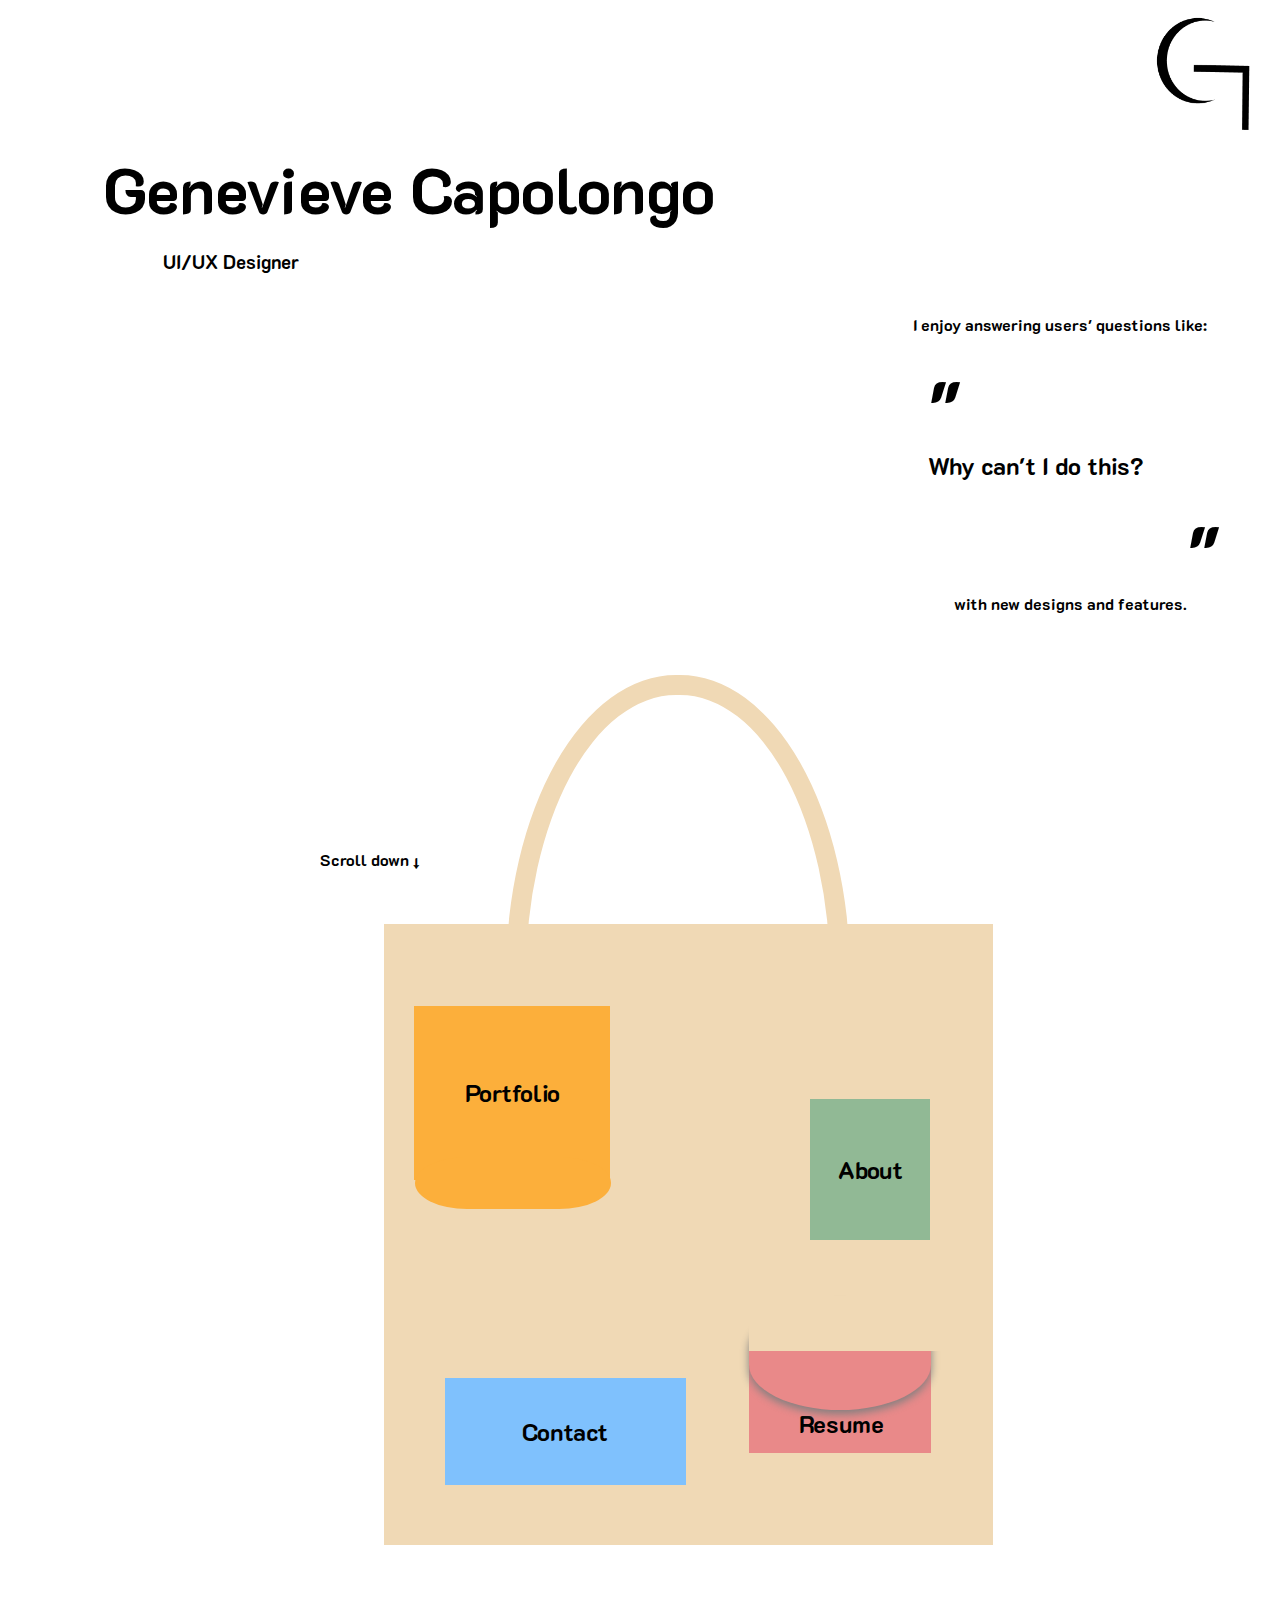
<file: index.html>
<!DOCTYPE html>
<html>
<head>
    <title>Genevieve UX Portfolio</title>
    <link href="styles/style.css" rel="stylesheet" type="text/css">
    <link rel="preconnect" href="https://fonts.googleapis.com">
    <link rel="preconnect" href="https://fonts.gstatic.com" crossorigin>
    <link href="https://fonts.googleapis.com/css2?family=K2D:wght@100&family=Raleway:wght@100&display=swap" rel="stylesheet">
</head>
<body id="all">
    <img src="images/Logo.png" width="113" height="131">
    <br>
    <div id="header">
        <h1 id="name">Genevieve Capolongo</h1>
        <br>
        <h3 id="title">UI/UX Designer</h3>
    </div>
    <section id="quote">
        <h4 id="beginning">I enjoy answering users' questions like: </h4>
        <h1 class="quotation">"</h1>
        <h2 id="why">Why can't I do this?</h2>
        <h1 class="quotation" id="qRight">"</h1>
        <br>
        <h4 id="end">with new designs and features.</h4>
    </section>
    <h4 id="scroll">Scroll down &#8595;</h4>
    <section id="tote">
        <div id="handle"></div>
        <div id="body">
            <a href="portfolio.html">
                <div id="pPocket">
                    <h2 id="pPocket1">Portfolio</h2>
                    <div id="pPocket2"></div>
                </div>
            </a>
            <a href="about.html">
                <h2 id="aPocket">About</h2>
            </a>
            <a href="contact.html">
                <h2 id="cPocket">Contact</h2>
            </a>
            <a href="resume.html">
                <div id="rPocket">
                    <div id="rPocket1"></div>
                    <h2 id="rPocket2">Resume</h2>
                    <div id="rPocket4"></div>
                    <div id="rPocket3"></div>
                </div>
            </a>
        </div>
    </section>
    <script src="https://ajax.googleapis.com/ajax/libs/jquery/3.4.1/jquery.min.js"></script>
    <script src="js/index.js"></script>
</body>
</html>
</file>
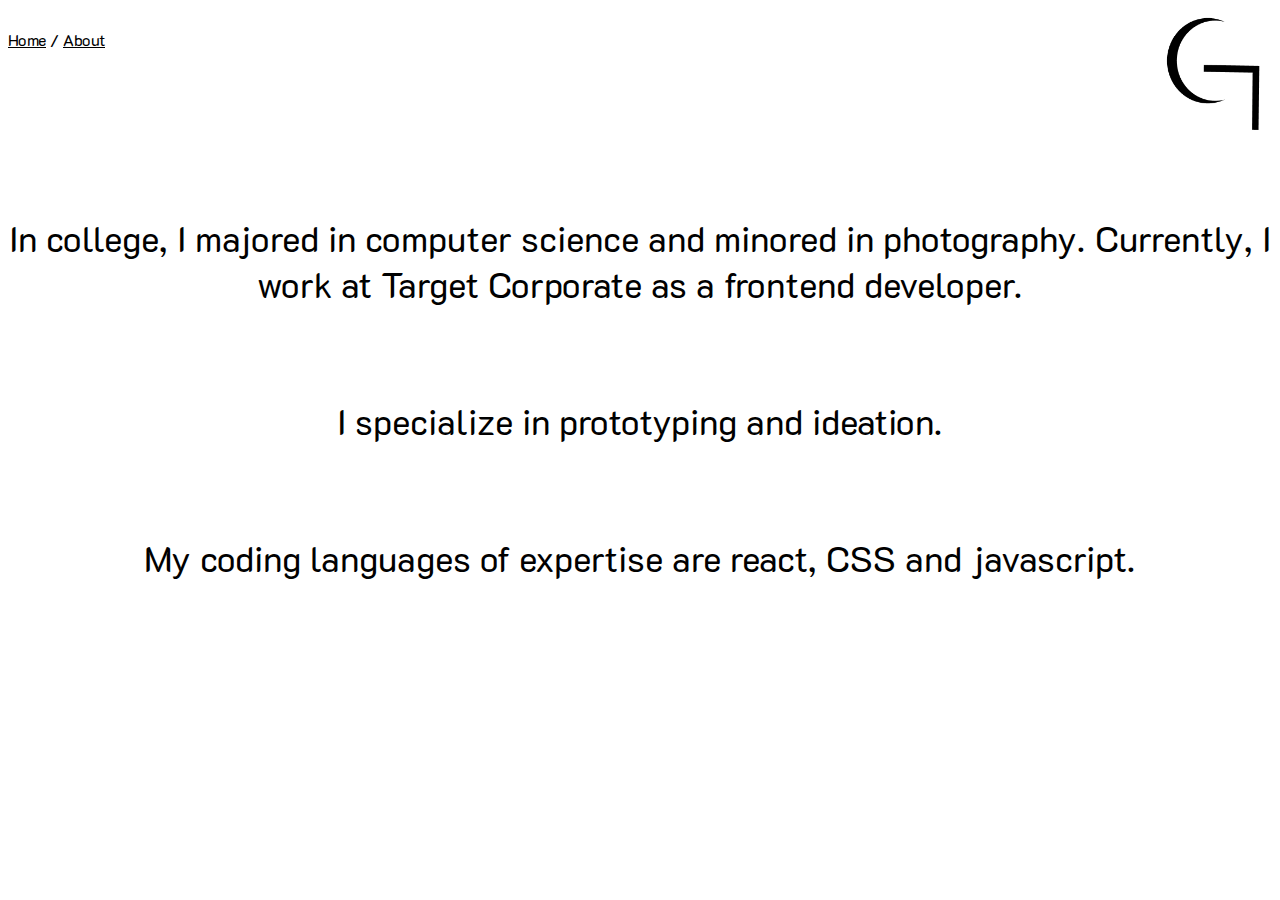
<file: about.html>
<!DOCTYPE html>
<html>
    <head>
        <title>Genevieve UX Portfolio</title>
        <link href="styles/about.css" rel="stylesheet" type="text/css">
        <link rel="preconnect" href="https://fonts.googleapis.com">
        <link rel="preconnect" href="https://fonts.gstatic.com" crossorigin>
        <link href="https://fonts.googleapis.com/css2?family=K2D:wght@100&family=Raleway:wght@100&display=swap" rel="stylesheet">
    </head>
    <body id="all">
        <a href="index.html">
            <img id="logo" src="images/Logo.png" width="113" height="131">
        </a>
        <br>
        <div>
            <a href="index.html">Home</a>
            /
            <a href="about.html">About</a>
        </div>
        <p class="para">
            In college, I majored in computer science and minored in photography. Currently, I work at Target Corporate as a frontend developer.
        </p>
        <br>
        <p>I specialize in prototyping and ideation.</p>
        <br>
        <p>My coding languages of expertise are react, CSS and javascript.</p>
    </body>
</html>
</file>
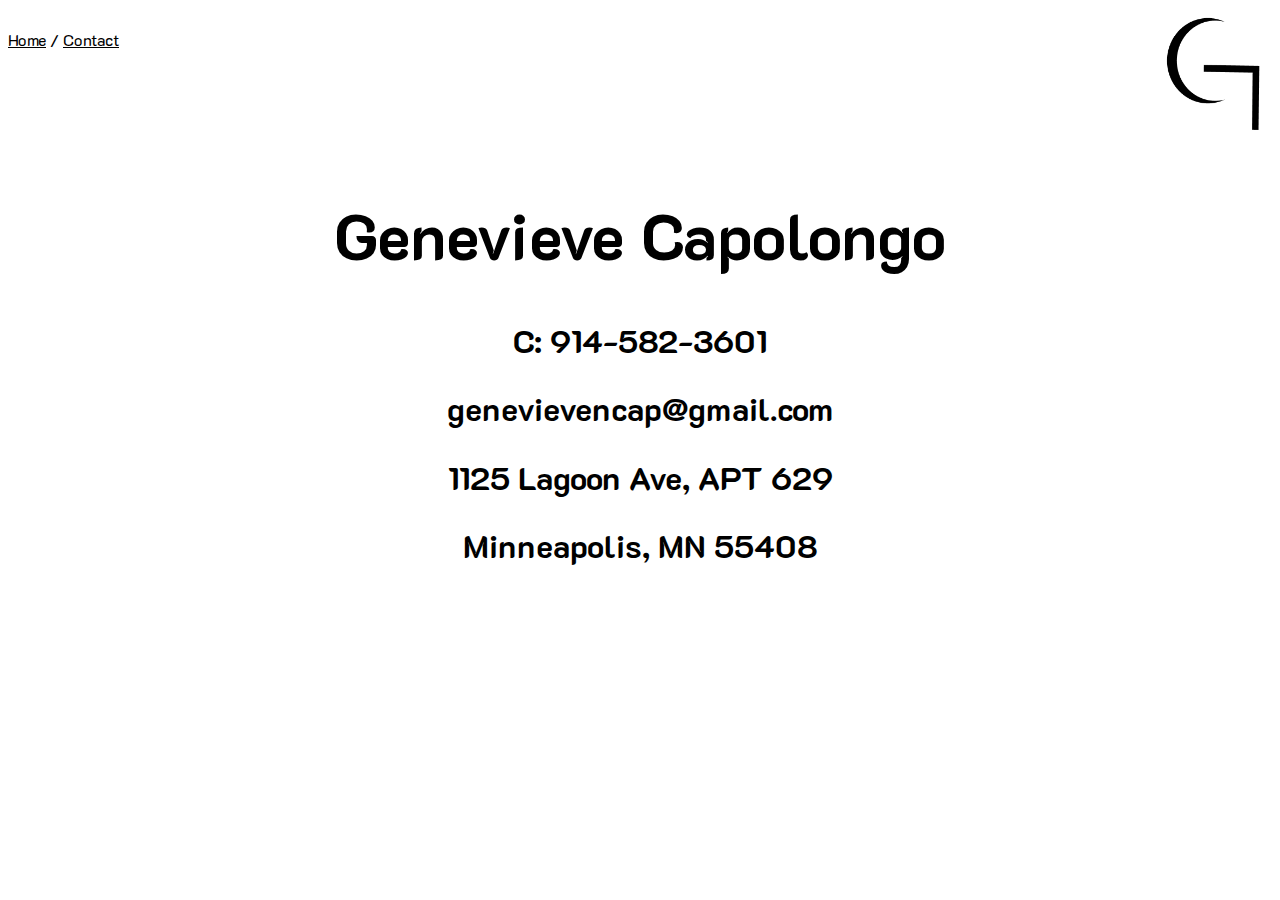
<file: contact.html>
<!DOCTYPE html>
<html>
    <head>
        <title>Genevieve UX Portfolio</title>
        <link href="styles/contact.css" rel="stylesheet" type="text/css">
        <link rel="preconnect" href="https://fonts.googleapis.com">
        <link rel="preconnect" href="https://fonts.gstatic.com" crossorigin>
        <link href="https://fonts.googleapis.com/css2?family=K2D:wght@100&family=Raleway:wght@100&display=swap" rel="stylesheet">
    </head>
    <body id="all">
        <a href="index.html">
            <img id="logo" src="images/Logo.png" width="113" height="131">
        </a>
        <br>
        <div>
            <a href="index.html">Home</a>
            /
            <a href="contact.html">Contact</a>
        </div>
        <h1 class="title">Genevieve Capolongo</h1>
        <h2 class="contact">C: 914-582-3601</h2>
        <h2 class="contact">genevievencap@gmail.com</h2>
        <h2 class="contact">1125 Lagoon Ave, APT 629</h2>
        <h2 class="contact">Minneapolis, MN 55408</h2>
    </body>
</html>
</file>
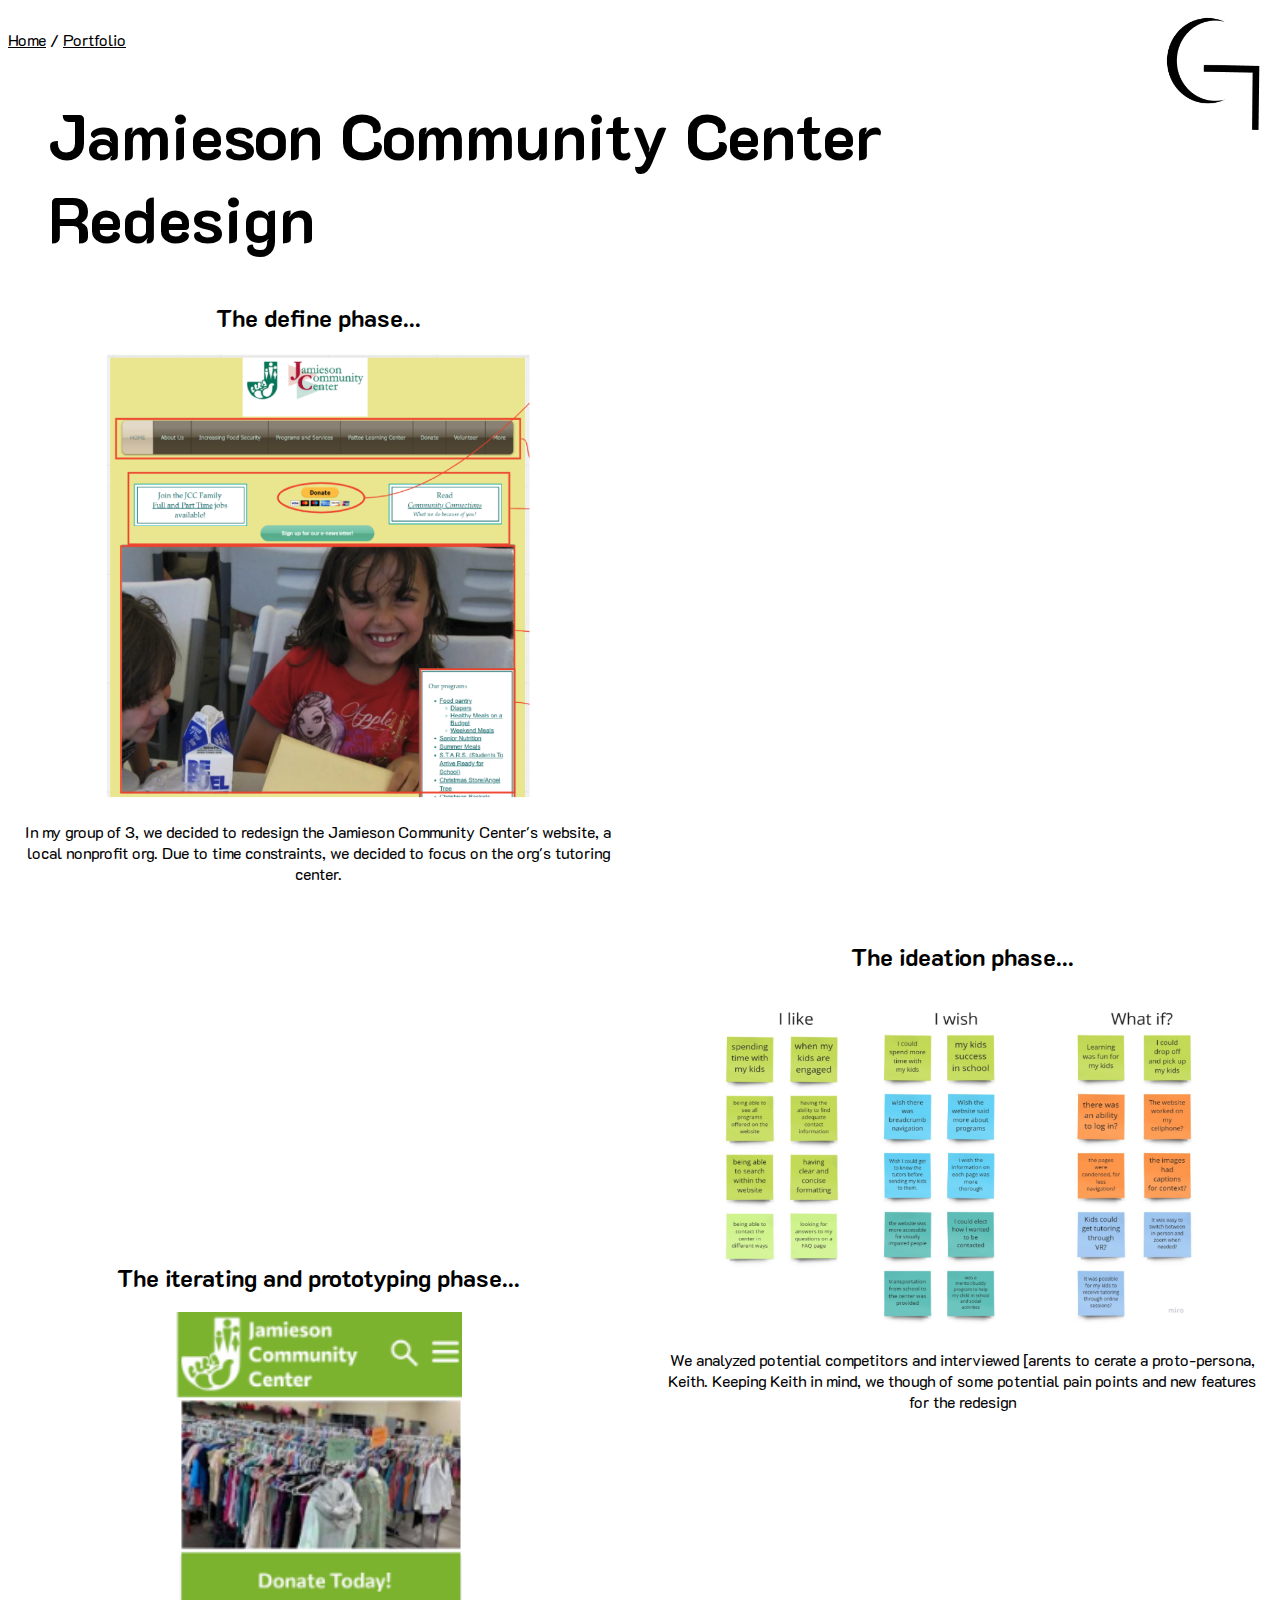
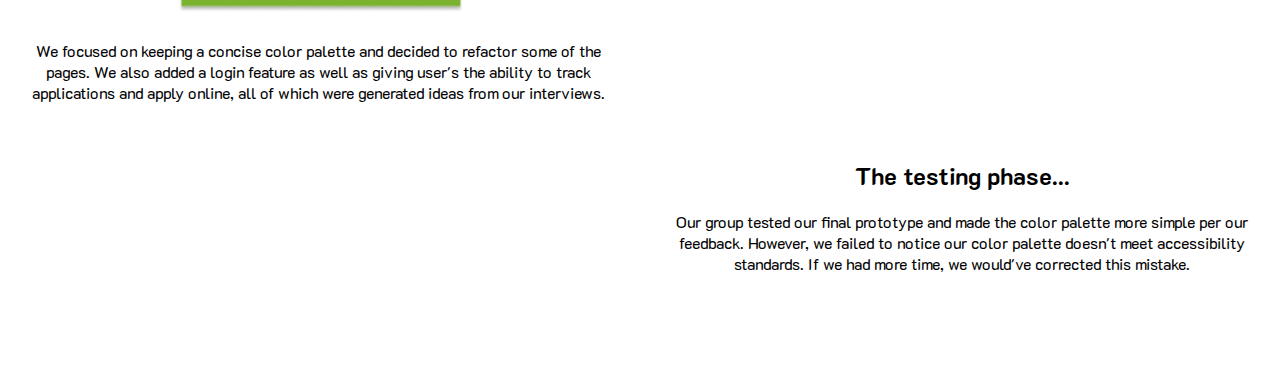
<file: portfolio.html>
<!DOCTYPE html>
<html>
    <head>
        <title>Genevieve UX Portfolio</title>
        <link href="styles/portfolio.css" rel="stylesheet" type="text/css">
        <link rel="preconnect" href="https://fonts.googleapis.com">
        <link rel="preconnect" href="https://fonts.gstatic.com" crossorigin>
        <link href="https://fonts.googleapis.com/css2?family=K2D:wght@100&family=Raleway:wght@100&display=swap" rel="stylesheet">
    </head>
    <body id="all">
        <a href="index.html">
            <img id="logo" src="images/Logo.png" width="113" height="131">
        </a>
        <br>
        <div>
            <a href="index.html">Home</a>
            /
            <a href="portfolio.html">Portfolio</a>
        </div>
        <h1>Jamieson Community Center Redesign</h1>
        <section class="leftSection">
            <h2>The define phase...</h2>
            <img id="org" src="images/Orginal.png">
            <p>In my group of 3, we decided to redesign the Jamieson Community Center's website, a local nonprofit org. Due to time constraints, we decided to focus on the org's tutoring center.</p>
        </section>

        <br>
        <section class="rightSection">
            <h2>The ideation phase...</h2>
            <img id="idea" src="images/ideation.png">
            <p>We analyzed potential competitors and interviewed [arents to cerate a proto-persona, Keith. Keeping Keith in mind, we though of some potential pain points and new features for the redesign</p>
        </section>

        <br>
        <section id="extra">
            <h2>The iterating and prototyping phase...</h2>
            <img id="final" src="images/JCC.png">
            <p>We focused on keeping a concise color palette and decided to refactor some of the pages. We also added a login feature as well as giving user's the ability to track applications and apply online, all of which were generated ideas from our interviews.</p>
        </section>

        <br>
        <section class="rightSection">
            <h2>The testing phase...</h2>
            <p>Our group tested our final prototype and made the color palette more simple per our feedback. However, we failed to notice our color palette doesn't meet accessibility standards. If we had more time, we would've corrected this mistake.</p>
        </section>
    </body>
</html>
</file>
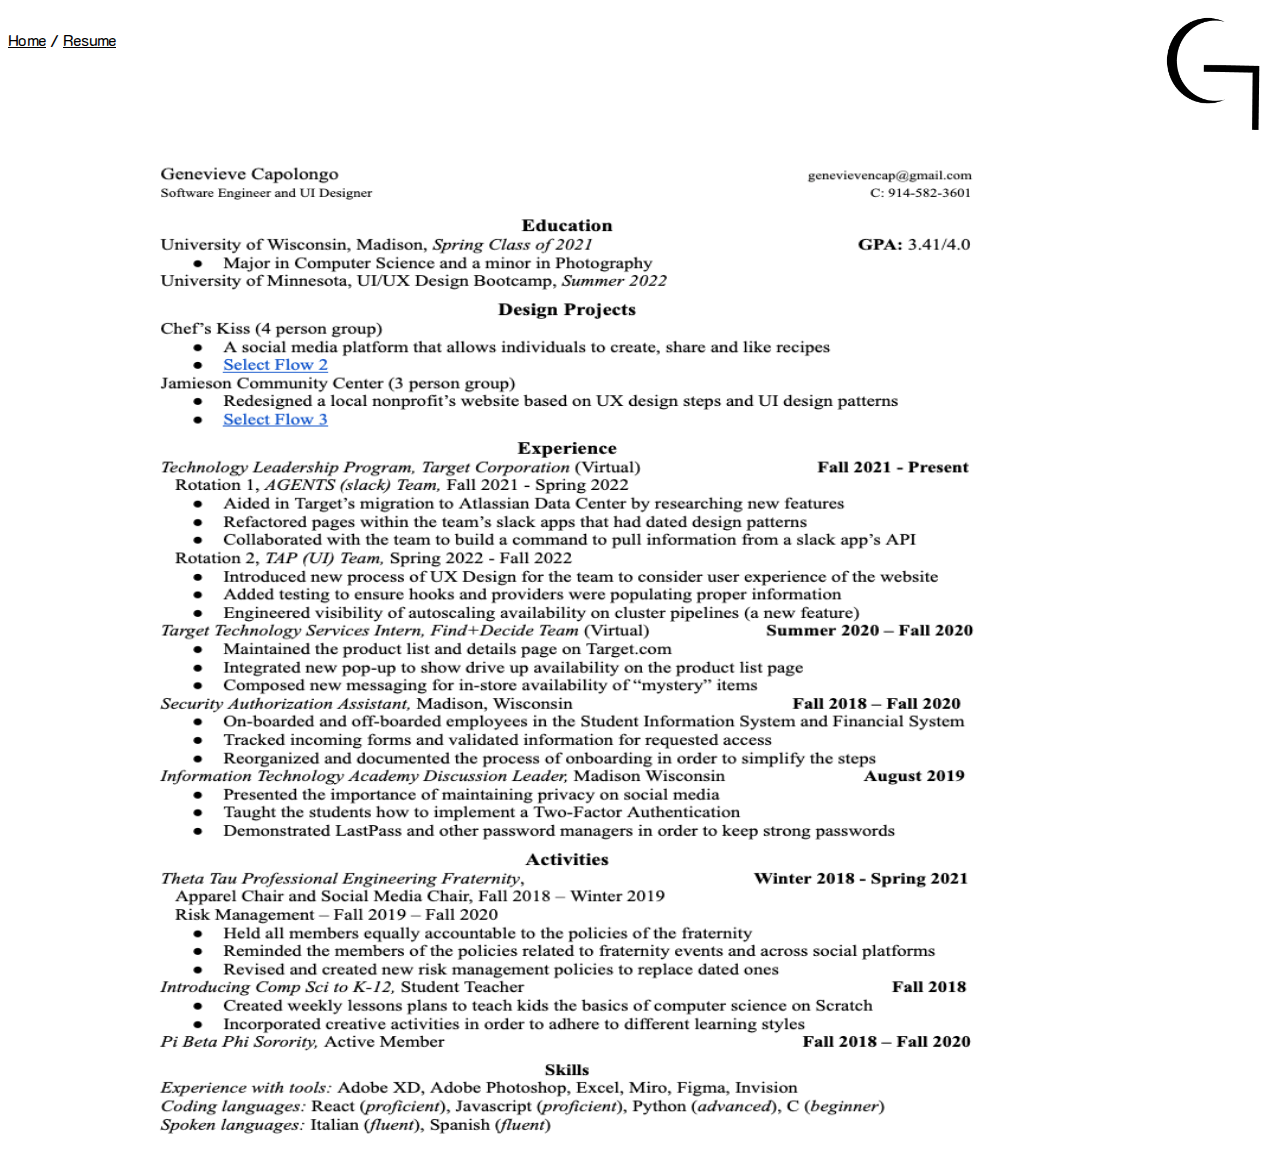
<file: resume.html>
<!DOCTYPE html>
<html>
    <head>
        <title>Genevieve UX Portfolio</title>
        <link href="styles/resume.css" rel="stylesheet" type="text/css">
        <link rel="preconnect" href="https://fonts.googleapis.com">
        <link rel="preconnect" href="https://fonts.gstatic.com" crossorigin>
        <link href="https://fonts.googleapis.com/css2?family=K2D:wght@100&family=Raleway:wght@100&display=swap" rel="stylesheet">
    </head>
    <body id="all">
        <a href="index.html">
            <img id="logo" src="images/Logo.png" width="113" height="131">
        </a>
        <br>
        <div>
            <a href="index.html">Home</a>
            /
            <a href="resume.html">Resume</a>
        </div>
        <img id="resume" src="images/resume.png" width="875" height="1013">
        <a href="https://docs.google.com/document/d/1i65l99gCfgcbgnQdIcGw4pn23BHIclMVnwTCzxTZxdA/edit?usp=sharing">
            <h2 id="link">https://docs.google.com/document/d/1i65l99gCfgcbgnQdIcGw4pn23BHIclMVnwTCzxTZxdA/edit?usp=sharing</h2>
        </a>
    </body>
</html>
</file>
<file: styles/style.css>
#all {
    font-family: 'K2D';
}

a {
    color: black;;
}

img {
    float: right;
    margin-right: 10px;
}

#header {
    padding-left: 95px;
}

#name {
    font-size: 64px;
    position: relative;
    padding-top: 75px;
}

#title {
    margin-top: -45px;
    padding-left: 60px;
}

#quote {
    float: right;
    padding-right: 50px;
}

.quotation {
    font-size: 84px;
    margin: 0px;
}

#qRight {
    float: right;
}

#why {
    margin-top: -15px;
}

#beginning {
    padding-right: 15px;
    margin-left: -15px;
}

#end {
    padding-top: 50px;
    float: right;
}

#scroll {
    position: absolute;
    top: 92%;
    left: 25%;
}

#tote {
    position: absolute;
    top: 75%;
    left: 30%;
    width: 609px;
    height: 984px;
    padding-bottom: 10px;
}

#body {
    width: 609px;
    height: 621px;
    background-color: #F0D9B5;
    position: absolute;
    top: 25%;
}

#handle {
    width: 304px;
    height: 587px;
    border: 20px solid #F0D9B5;
    border-radius: 170px / 300px;
    position: absolute;
    top: 0%;
    left: 20%;
}

#pPocket {
    position: absolute;
    top: 10%;
    left: 5%;
    cursor: pointer;
}

#pPocket1 {
    background-color: #FCAF3B;
    width: 196px;
    height: 174px;
    display: flex;
    align-items: center;
    justify-content: center;
}

#pPocket2 {
    background-color: #FCAF3B;
    width: 196px;
    height: 52px; 
    border-radius: 200px / 100px;
    position: absolute;
    left: 0.2%;
    top: 80%;
}

#aPocket {
    background-color: #91B995;
    width: 120px;
    height: 141px;
    display: flex;
    align-items: center;
    justify-content: center;
    position: absolute;
    top: 25%;
    left: 70%;
    cursor: pointer;
}

#cPocket {
    background-color: #7FC1FD;
    width: 241px;
    height: 107px;
    display: flex;
    align-items: center;
    justify-content: center;
    position: absolute;
    top: 70%;
    left: 10%;
    cursor: pointer;
}

#rPocket {
    height: 115px;
    position: absolute;
    top: 60%;
    left: 60%;
    cursor: pointer;
}


#rPocket1 {
    background-color: #E98989;
    width: 182px;
    height: 111px;
    position: absolute;
    top: 40%;
}

#rPocket2 {
    position: absolute;
    top: 80%;
    padding-left: 50px;
}

#rPocket3 {
    background-color: #E98989;
    filter: drop-shadow(0px 4px 4px grey);
    width: 182px; 
    height: 109px;
    border-radius: 200px / 100px;
    position: absolute;
    top: 4%;
}

#rPocket4 {
    background-color: #F0D9B5;
    width: 200px;
    height: 55px;
    top: 0%;
    position: absolute;
    z-index: 1;
}

@media only screen and (max-width: 1000px) {
    .quotation {
        font-size: 64px;
    }

    #why {
        font-size: 16px;
    }

    #beginning {
        font-size: 12px;
    }

    #end {
        font-size: 12px;
    }

    #name {
        font-size: 32px;
    }

    #title {
        font-size: 12px;
    }

    #tote {
        width: 284px;
        height: 457px;
        position: absolute;
        top: 90%;
    }
    
    #body {
        width: 284px;
        height: 290px;
    }
    
    #handle {
        width: 142px;
        height: 289px;
        border: 10px solid #F0D9B5;
        border-radius: 170px / 300px;
    }
    
    #pPocket1 {
        width: 85px;
        height: 91px;
        font-size: 12px;
        display: flex;
        align-items: center;
        justify-content: center;
    }
    
    #pPocket2 {
        width: 82px;
        height: 24px;
    }
    
    #aPocket {
        width: 56px;
        height: 65px;
        font-size: 12px;
    }
    
    #cPocket {
        width: 102px;
        height: 41px;
        font-size: 12px;
    }

    #rPocket {
        height: 79px;
    }

    #rPocket1 {
        width: 85px;
        height: 52px;
    }

    #rPocket2 {
        font-size: 12px;
        position: absolute;
        top: 65%;
        padding-left: 25px;
    }

    #rPocket3 {
        width: 85px; 
        height: 51px;
        border-radius: 200px / 100px;
    }

    #rPocket4 {
        width: 100px;
        height: 24px;
    }
}
</file>
<file: styles/about.css>
#all {
    font-family: "K2D";
}

img {
    float: right;
}

p {
    text-align: center;
}

a {
    color: black;
}

.para {
    padding-top: 130px;
}

@media only screen and (min-width: 1000px) {
    p {
       font-size: 35px;
    }
}

@media only screen and (max-width: 1000px) {
    p {
        font-size: 24px;
    }
}
</file>
<file: styles/contact.css>
#all {
    font-family: "K2D";
}

#logo {
    float: right;
}

.title {
    text-align: center;
    padding-top: 100px;
}

.contact {
    text-align: center;
}
a {
    color: black;
}


@media only screen and (min-width: 1000px) {
    h2 {
        font-size: 32px;
    }
    h1 {
       font-size: 64px; 
    }
}

@media only screen and (max-width: 1000px) {
    h2 {
        font-size: 25px;
    }
    h1 {
       font-size: 32px; 
    }
}
</file>
<file: styles/portfolio.css>
#all {
    font-family: 'K2D';
}

#logo {
    float: right;
}

a {
    color: black;
}

h1 {
    padding-left: 40px;
}


@media only screen and (min-width: 600px) {
    h1 {
        font-size: 64px;
    }
    section {
        width: 600px;
        text-align: center;
    }

    #org {
        width: 430px;
        height: 448px;
    }

    #idea {
        width: 496px;
        height: 338px;
    }

    #final {
        width: 287px;
        height: 308px;
    }

    .leftSection {
        padding-left: 10px;
    }

    #extra {
       padding-left: 10px;
       padding-top: 300px;     
    }

    .rightSection {
        float: right;
        padding-right: 10px;
        margin-bottom: 100px;
    }
}

@media only screen and (max-width: 1000px) {
    h1 {
        font-size: 35px;
        padding-top: 60px;
        text-align: center;
    }
    section {
        width: 400px;
        text-align: center;
    }

    #org {
        width: 252px;
        height: 262px;
    }
    
    #idea {
        width: 315px;
        height: 215px;
    }
    
    #final {
        width: 182px;
        height: 195px;
    }


}
</file>
<file: styles/resume.css>
#all {
    font-family: "K2D";
}

#logo {
    float: right;
}

a {
    color: black;
}

@media only screen and (min-width: 1000px) {
    #resume {
        position: absolute;
        padding-top: 100px;
        left: 10%;
    }

    #link {
        display: none;
    }
}

@media only screen and (max-width: 1000px) {
    #resume {
        display: none;
    }

    #link {
        padding-top: 100px;
        margin: 40px;
        word-break: break-all;
        text-align: center;
    }
}
</file>
